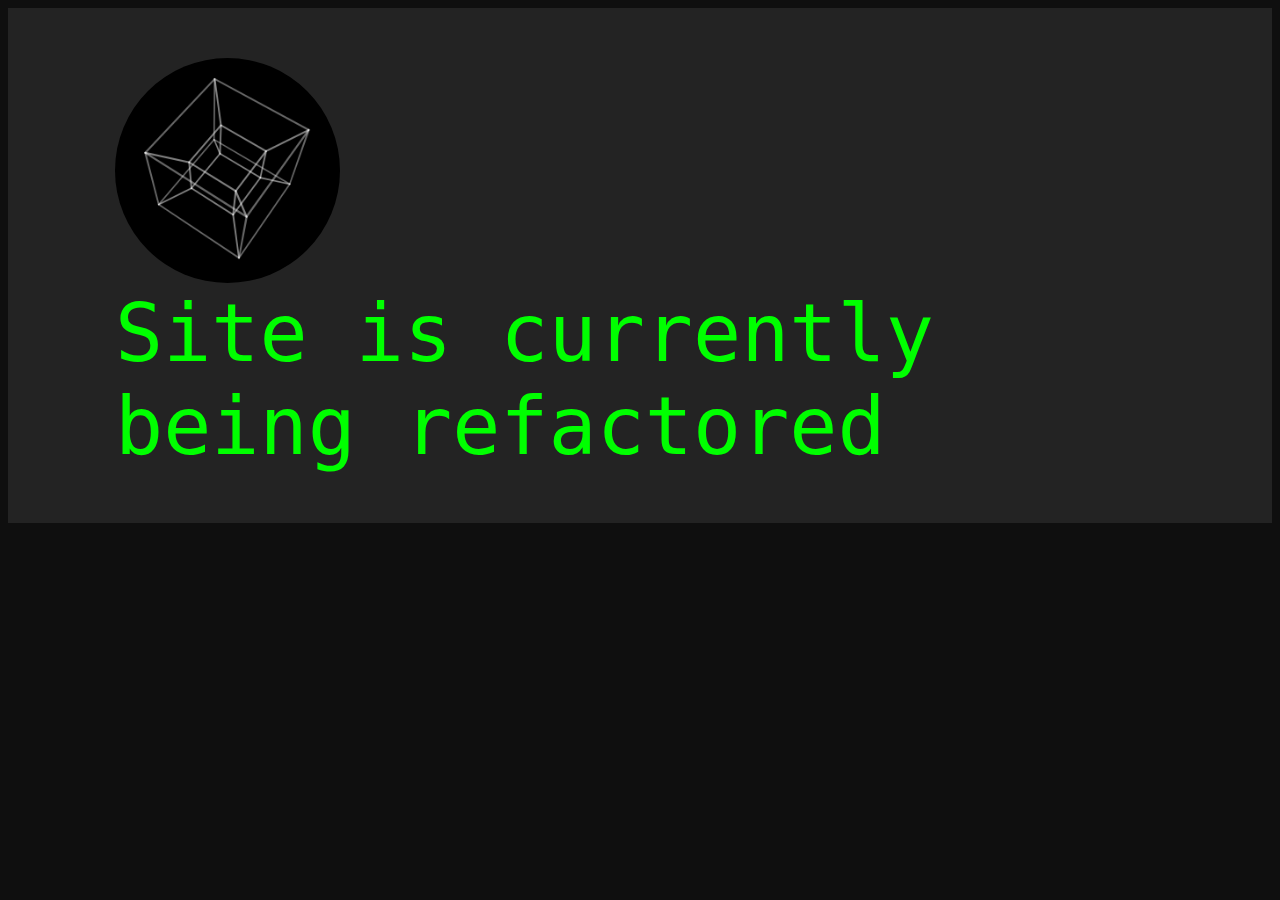
<file: index.html>
<!doctype html>
<html lang="en">
<head>
    <meta charset="UTF-8">
    <meta name="viewport" content="width=device-width, initial-scale=1.0">
    <title>Jihoo Brian Park</title>
    <link href="https://fonts.googleapis.com/css?family=Roboto+Mono:400,700|Ubuntu+Mono" rel="stylesheet"> 
    <link rel="stylesheet" type="text/css" href="/css/style.css"/>
</head>
<body>
    <!-- // Intro -->
    <header>
        <div class="content-wrap">
            <a href="https://jhbp.github.io/"><img class="profile-img col-narrow" src="/image/hypercube.gif" alt="Jihoo Brian Park" /></a>
            <h1>Site is currently being refactored</h1></a>
        </div>
    </header>

</body>
</html>
</file>
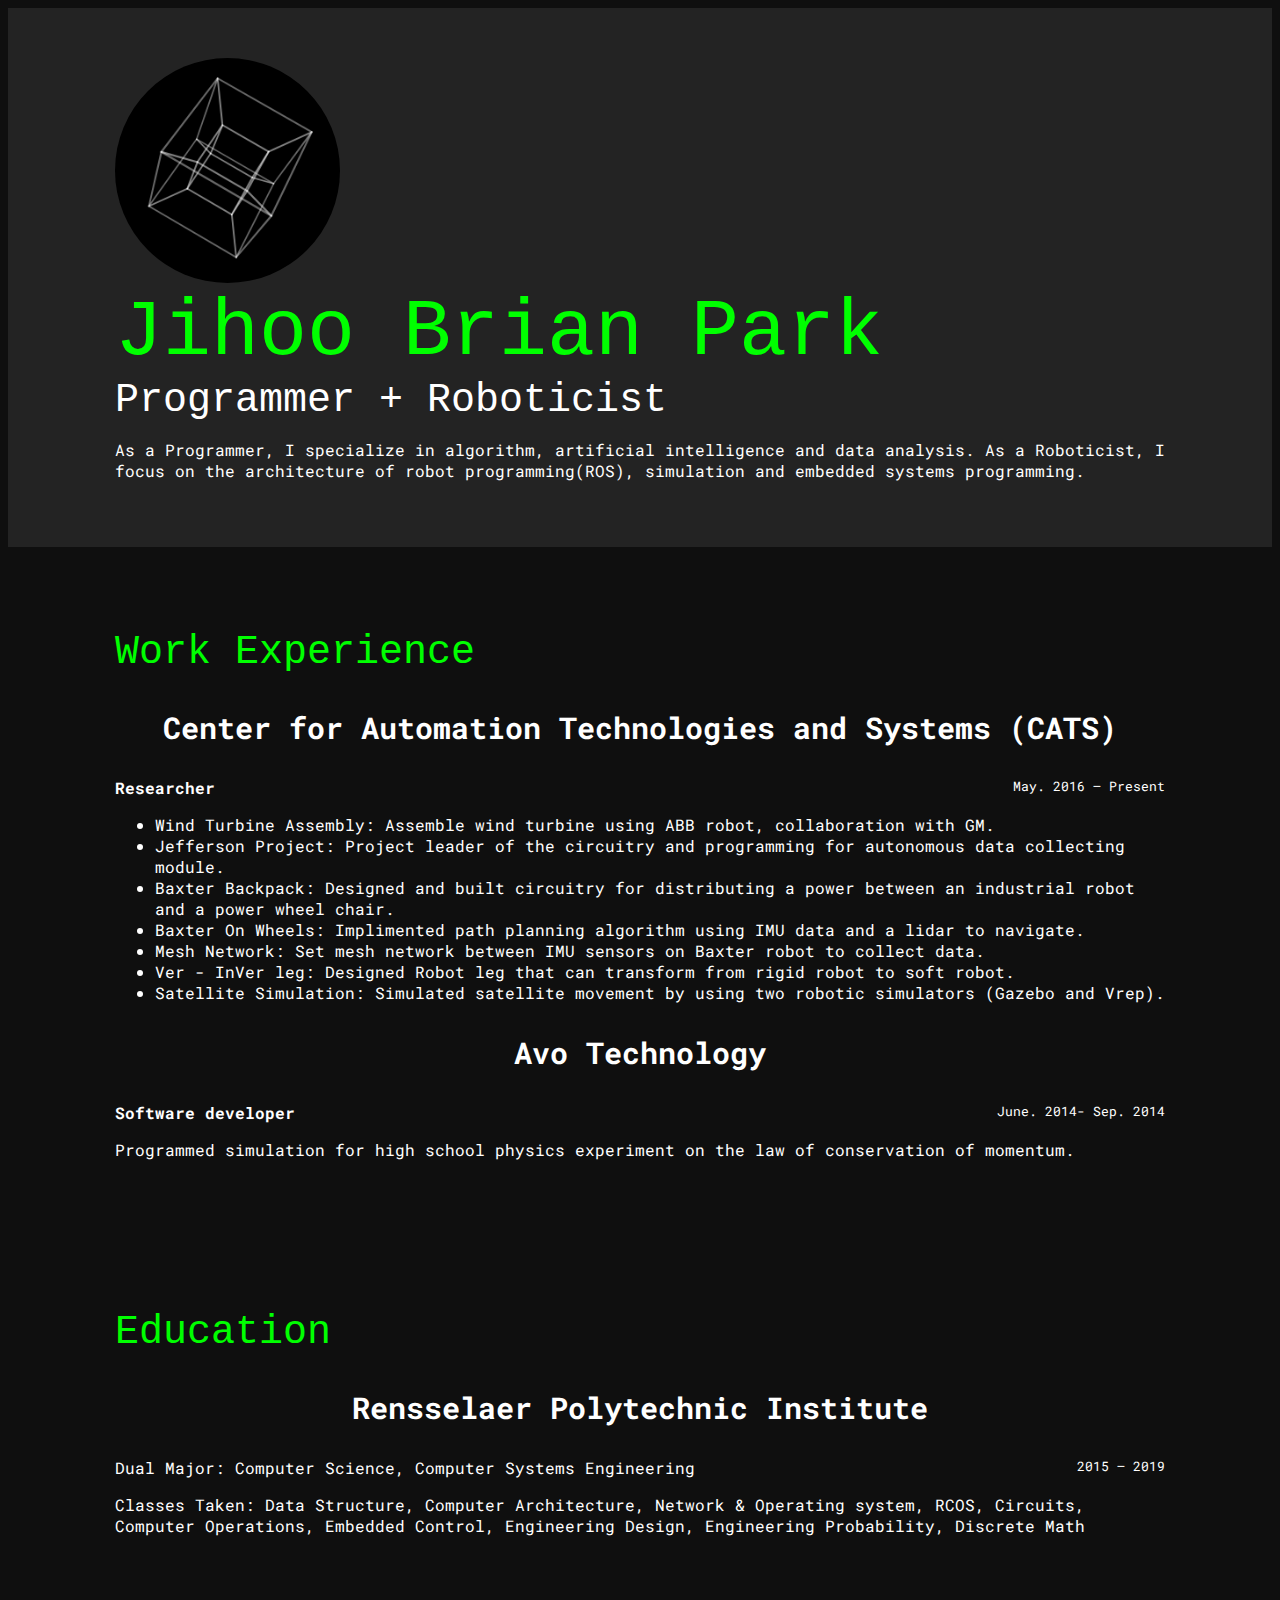
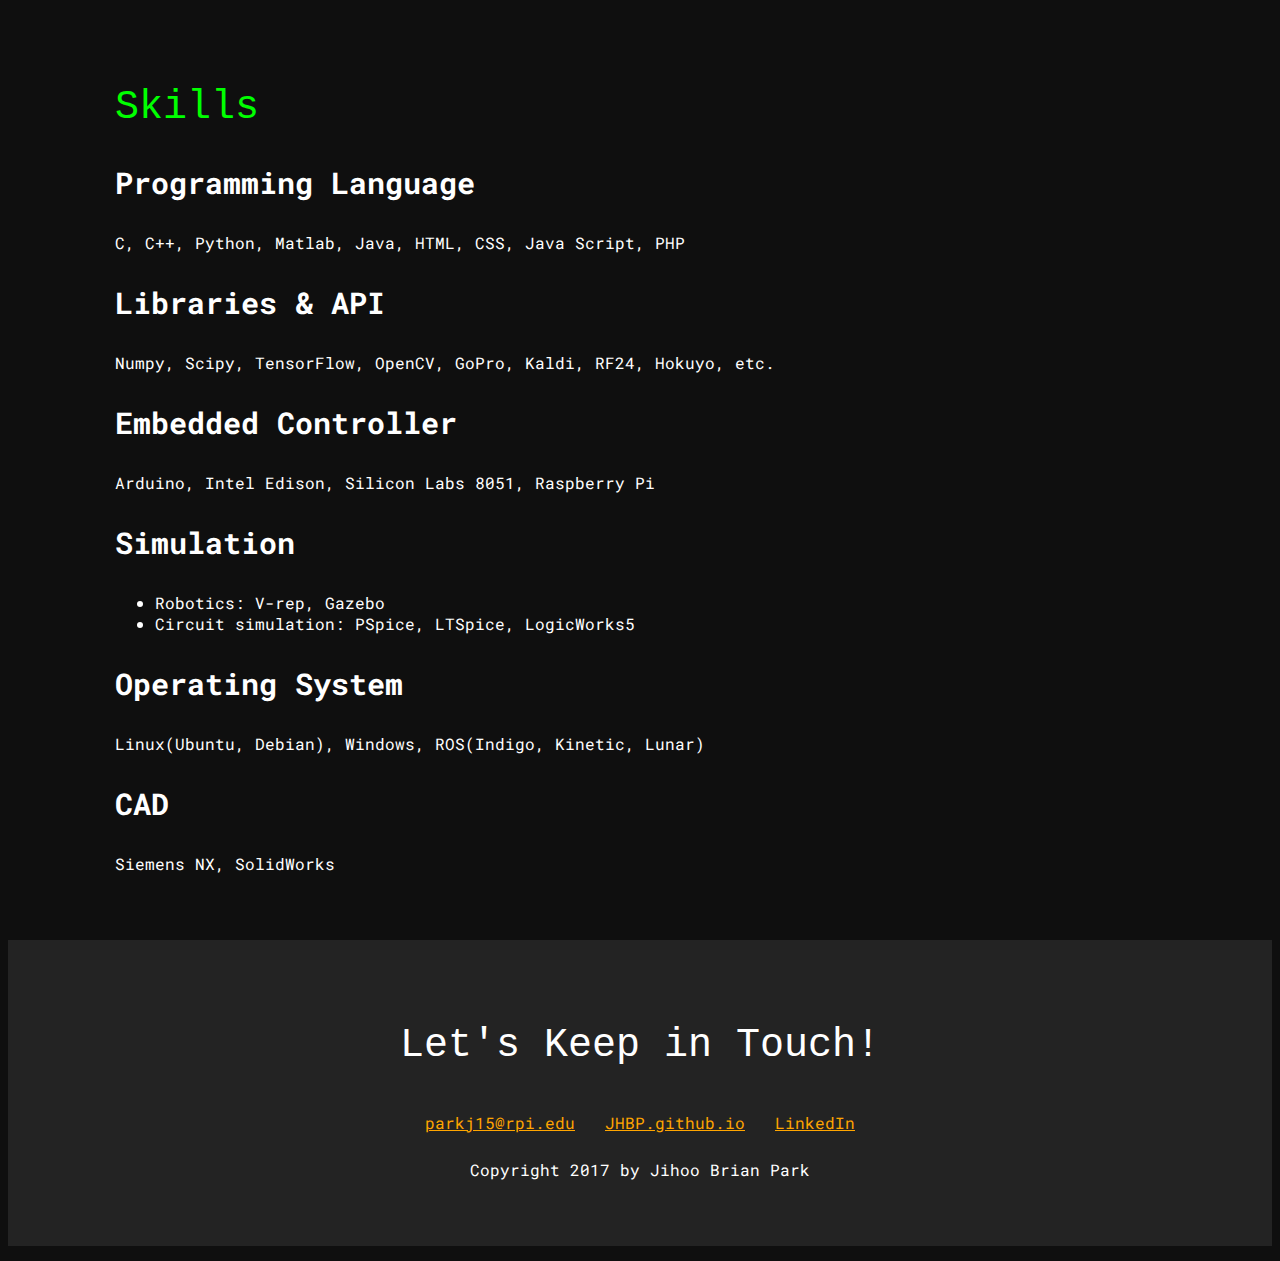
<file: resume.html>
<!DOCTYPE html>
<html lang="en">
<head>
    <meta charset="UTF-8">
    <meta name="viewport" content="width=device-width, initial-scale=1.0">
    <title>Jihoo Brian Park | Resume</title>
    <link href="https://fonts.googleapis.com/css?family=Roboto+Mono:400,700|Ubuntu+Mono" rel="stylesheet"/> 
    <link rel="stylesheet" type="text/css" href="/css/style.css" />
</head>
<body>
    <!-- // Intro -->
    <header>
        <div class="content-wrap">
            <img class="profile-img col-narrow" src="/image/hypercube.gif" alt="Jihoo Brian Park" />
            <div class="col-wide">
                <h1> Jihoo Brian Park</h1>
                <h2>Programmer + Roboticist</h2>
                <p>As a Programmer, I specialize in algorithm, artificial intelligence and data analysis. As a Roboticist, I focus on the architecture of robot programming(ROS), simulation and embedded systems programming.</p>
            </div>
        </div>
    </header>
    
    <main> 
        <!-- // Work Experience -->
        <section class="work">
            <div class="content-wrap">
                <h2>Work Experience</h2>

                <!-- Job Details: copy this whole block to add more jobs -->
                <h3>Center for Automation Technologies and Systems (CATS)</h3>
                <div style="clear: both;">
                    <p class="job-name alignleft">Researcher <span class="alignright date">May. 2016 – Present </span></p>
                </div>
                <!-- Add as many paragraphs as you need. -->
                <ul>
                    <li>Wind Turbine Assembly: Assemble wind turbine using ABB robot, collaboration with GM.</li>
                    <li>Jefferson Project: Project leader of the circuitry and programming for autonomous data collecting module.</li>
                    <li>Baxter Backpack: Designed and built circuitry for distributing a power between an industrial robot and a power wheel chair.</li>
                    <li>Baxter On Wheels: Implimented path planning algorithm using IMU data and a lidar to navigate.</li>
                    <li>Mesh Network: Set mesh network between IMU sensors on Baxter robot to collect data.</li>
                    <li>Ver - InVer leg: Designed Robot leg that can transform from rigid robot to soft robot.</li>
                    <li>Satellite Simulation: Simulated satellite movement by using two robotic simulators (Gazebo and Vrep).</li>
                </ul>

                <h3>Avo Technology</h3>
                <div style="clear: both;">
                    <p class="job-name alignleft">Software developer <span  class="alignright date">June. 2014- Sep. 2014 </span></p>
                </div>

                <!-- Add as many paragraphs as you need. -->
                <p>Programmed simulation for high school physics experiment on the law of conservation of momentum.</p>

                <!-- end of Job Details block. -->
            </div>    
        </section>


        <!-- // Education -->
        <section class="education">
            <div class="content-wrap">
                <h2>Education</h2>

                <!-- School details: copy this whole block to add more schools. -->
                <h3>Rensselaer Polytechnic Institute</h3>
                <div class="alignright date">2015 – 2019 </div>
                <p>Dual Major: Computer Science, Computer Systems Engineering</p>
                
                <!-- Add as many paragraphs as you need. -->
                <p>Classes Taken: Data Structure, Computer Architecture, Network & Operating system, RCOS, Circuits, Computer Operations, Embedded Control, Engineering Design, Engineering Probability, Discrete Math</p>
            </div>
        </section>

        <!-- // SKILLS -->
        <section class="skills">
            <div class="content-wrap">
                <h2>Skills</h2>

                <!-- School details: copy this whole block to add more schools. -->
                <h3>Programming Language</h3>
                <p> C, C++, Python, Matlab, Java, HTML, CSS, Java Script, PHP </p>

                <h3>Libraries & API</h3>
                <p>Numpy, Scipy, TensorFlow, OpenCV, GoPro, Kaldi, RF24, Hokuyo, etc.</p>

                <h3>Embedded Controller</h3>
                <p>Arduino, Intel Edison, Silicon Labs 8051, Raspberry Pi</p>

                <h3>Simulation </h3>
                <ul>
                    <li>Robotics: V-rep, Gazebo</li>
                    <li>Circuit simulation: PSpice, LTSpice, LogicWorks5</li>
                </ul>
                <h3>Operating System </h3>
                <p>Linux(Ubuntu, Debian), Windows, ROS(Indigo, Kinetic, Lunar)</p>

                <h3>CAD</h3>
                <p>Siemens NX, SolidWorks</p>
            </div>
        </section>

    </main>
    
    <!-- // Footer & contact info -->
    <footer>
        <div class="content-wrap">
            <h2>Let's Keep in Touch!</h2>
            
            <!-- Social media and contact links. Add or remove any networks. -->
            <div class="contact-info">
                <a href="mailto:parkj15@rpi.edu">parkj15@rpi.edu</a>
                <a href="http://JHBP.github.io" target="_blank">JHBP.github.io</a>
                <a href="https://www.linkedin.com/in/jihoo-park-02b286140/" target="_blank">LinkedIn</a>
            </div>

            <p>Copyright 2017 by Jihoo Brian Park</p>
        </div>
    </footer>
</body>
</html>
</file>
<file: css/style.css>
/* Color Palette
#000000 - Registration Black
#C0C0C0 - silver
#45062E - Dark Scarlet
#7F055F - French Plum
#893168 - Boysenberry
#E6A4CB - Pink Pearl
#FFA500 - Orange
*/

/* Global styles
---------------------------*/
/* border box fix */
html {
  box-sizing: border-box;
}
*, *:before, *:after {
  box-sizing: inherit;
}
body {
	color: white;
	background: rgb(15,15,15);
	font-family: 'Roboto Mono', monospace;
}
h1,h2{
	font-family: 'Ubuntu Mono', monospace;
	font-weight: 400;
}
h1{
	font-size: 80px;
}
h2{
	font-size: 40px;
}
h3{
	font-size: 30px
}
a{
	color: #FFA500;
}
a:hover{
	text-decoration:none;
}
.content-wrap{
	max-width:1150px;
	margin: 0 auto;
	padding: 50px;
	overflow: hidden;
}
}
.column-narrow {
  width: 35%;
  float: left;
  padding-right: 3%;
  min-height: 175px;
}
.column-wide {
  width: 62%;
  float: left;
  min-height: 175px;
}
/*.alignleft{
	float: left;
}*/

.alignright{
	float: right;
	font-size: 14px;
}

.date{
	font-size: small;
	font-weight: normal;
}
/* Header and Footer
--------------------------*/
header, footer{
	background: rgb(35,35,35);
}
	/* Header
	--------------------------*/
	header{
		/*text-align: center;*/
	}
	header h1, header h2{
		margin:0;
	}

	.profile-img{
		max-width: 225px;
		height: auto;
		border-radius: 50%;
	}

	/* Footer
	--------------------------*/
	footer{
		text-align: center;
	}
	.contact-info a{
		padding: 10px;
		display: inline-block;
	}

/* Main
--------------------------*/
header h1, main h1, main h2{
	color: lime;
}

	/* Work Experience
	--------------------------*/
	.work h3{
		text-align: center;
	}

	.job-name{
		font-size: 16px;
		font-weight: 800;
	}
	/*.work{
		background: #45062E;
		color: #E6A4CB;
	}

	/* Education
	--------------------------*/
	.education h3{
		/*background: #7F055F;*/
		text-align: center;
	}
</file>
